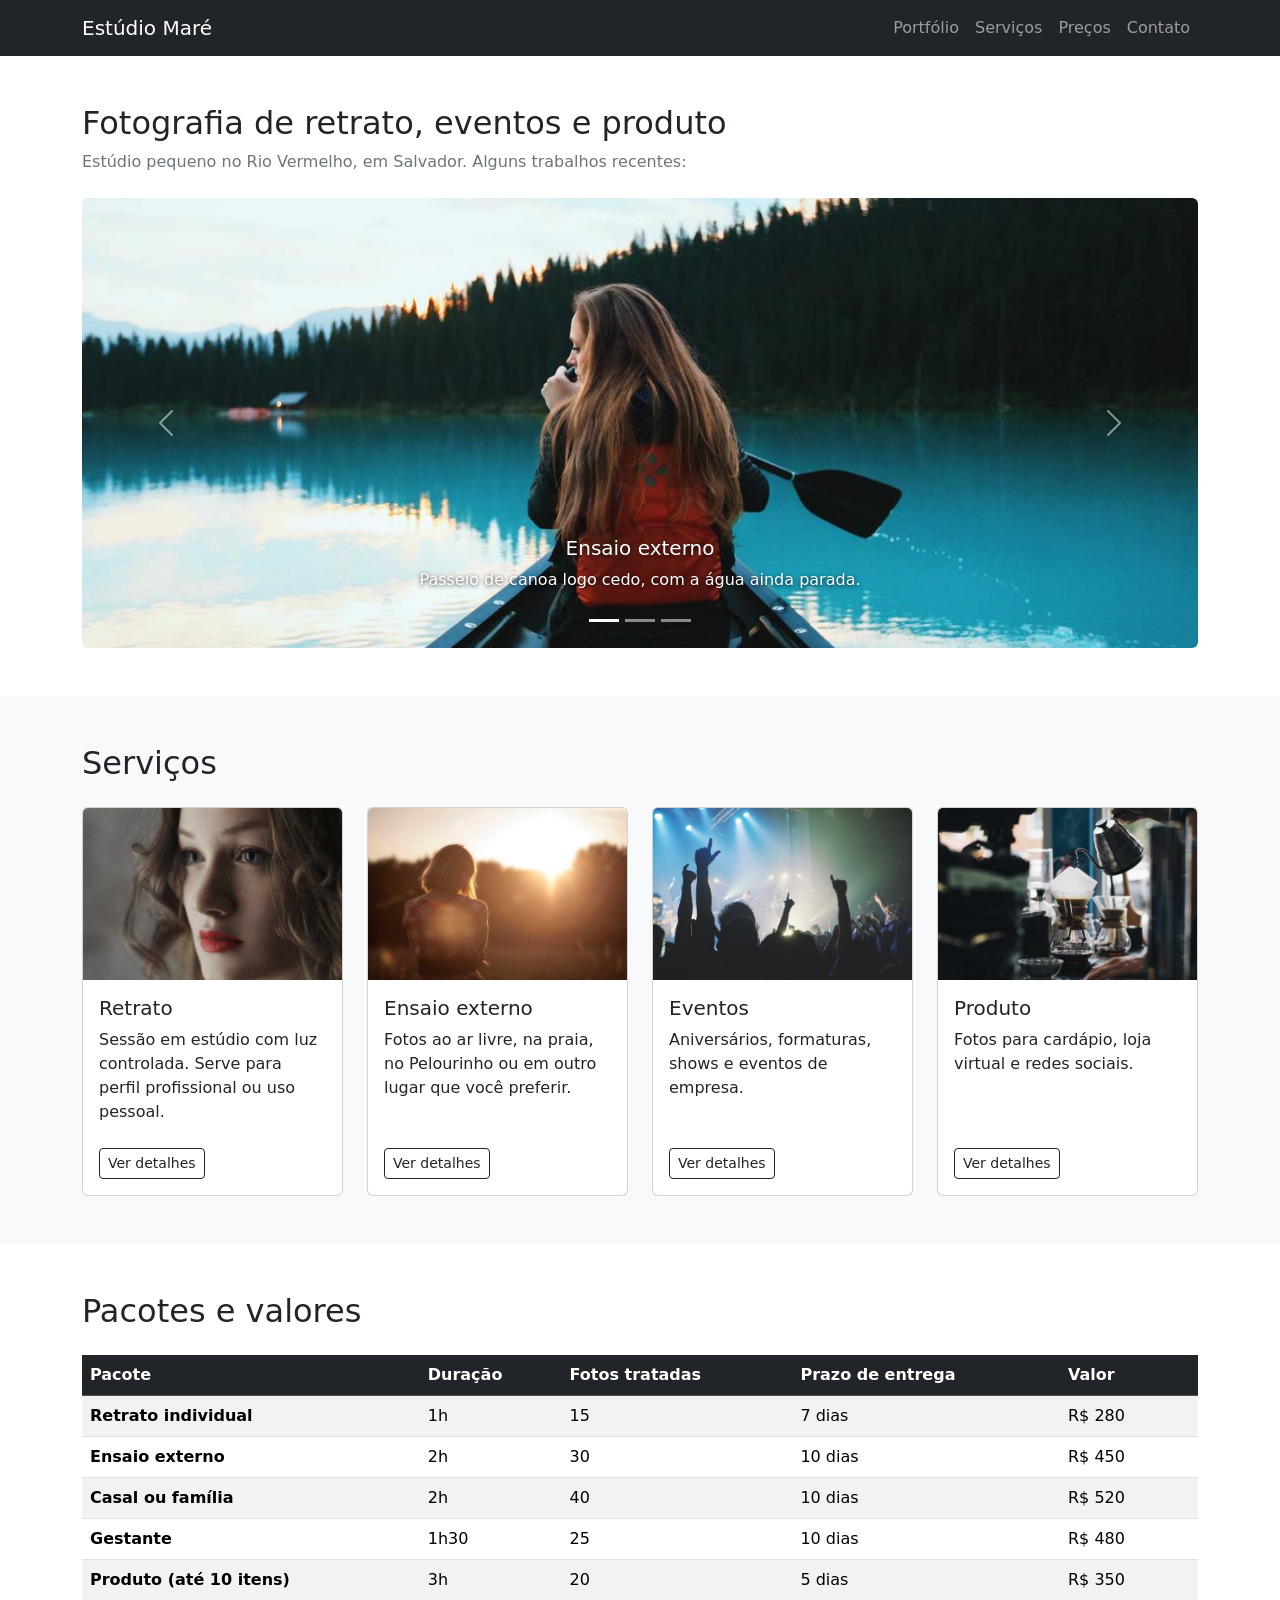
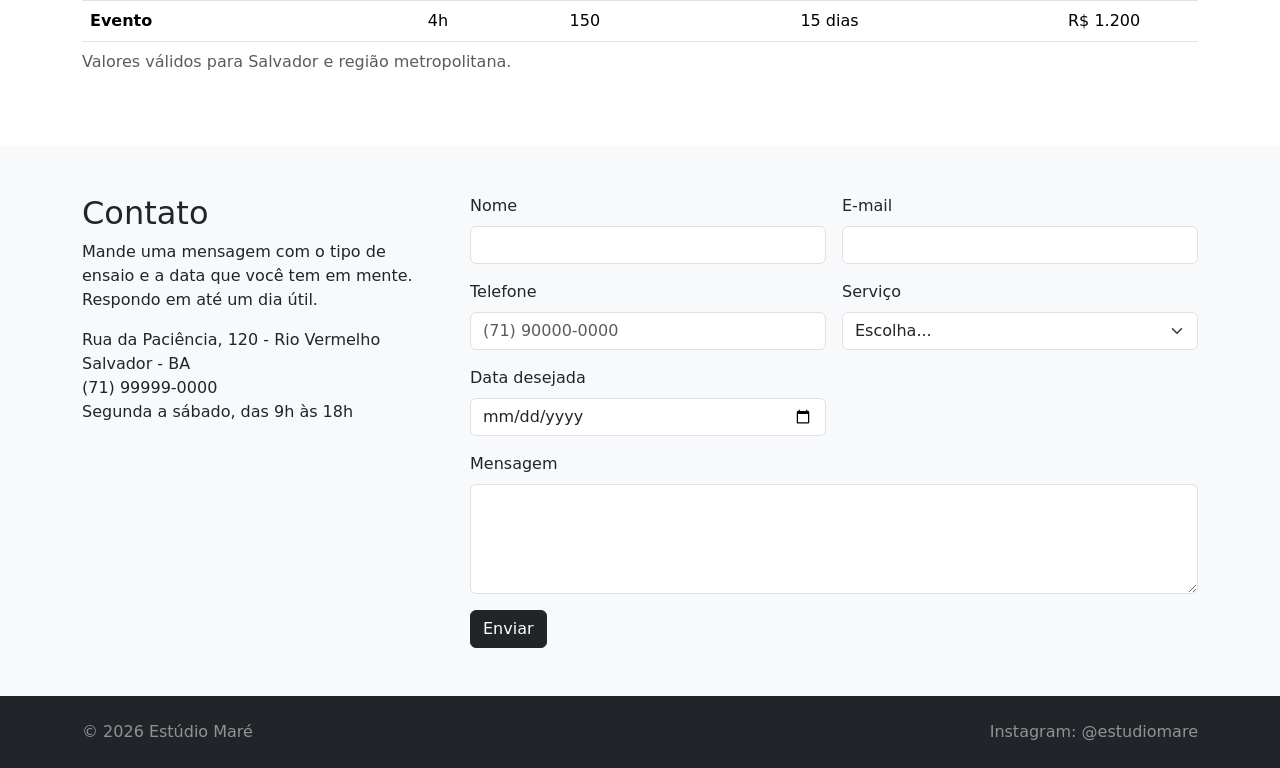
<file: bootstrap/index.html>
<!DOCTYPE html>
<html lang="pt-BR">
<head>
  <meta charset="UTF-8">
  <meta name="viewport" content="width=device-width, initial-scale=1">
  <title>Estúdio Maré | Fotografia</title>
  <link rel="stylesheet" href="https://cdn.jsdelivr.net/npm/bootstrap@5.3.3/dist/css/bootstrap.min.css">
  <link rel="stylesheet" href="style.css">
</head>
<body>
  <a class="visually-hidden-focusable" href="#conteudo">Pular para o conteúdo</a>

  <header>
    <nav class="navbar navbar-expand-lg bg-dark sticky-top" data-bs-theme="dark" aria-label="Menu principal">
      <div class="container">
        <a class="navbar-brand" href="#">Estúdio Maré</a>
        <button class="navbar-toggler" type="button" data-bs-toggle="collapse" data-bs-target="#menu"
                aria-controls="menu" aria-expanded="false" aria-label="Abrir menu">
          <span class="navbar-toggler-icon"></span>
        </button>
        <div class="collapse navbar-collapse" id="menu">
          <ul class="navbar-nav ms-auto">
            <li class="nav-item"><a class="nav-link" href="#portfolio">Portfólio</a></li>
            <li class="nav-item"><a class="nav-link" href="#servicos">Serviços</a></li>
            <li class="nav-item"><a class="nav-link" href="#precos">Preços</a></li>
            <li class="nav-item"><a class="nav-link" href="#contato">Contato</a></li>
          </ul>
        </div>
      </div>
    </nav>
  </header>

  <main id="conteudo">
    <section id="portfolio" class="container py-5">
      <h1 class="h2">Fotografia de retrato, eventos e produto</h1>
      <p class="text-secondary mb-4">Estúdio pequeno no Rio Vermelho, em Salvador. Alguns trabalhos recentes:</p>

      <div id="carrosselPortfolio" class="carousel slide" data-bs-ride="carousel">
        <div class="carousel-indicators">
          <button type="button" data-bs-target="#carrosselPortfolio" data-bs-slide-to="0" class="active" aria-current="true" aria-label="Foto 1"></button>
          <button type="button" data-bs-target="#carrosselPortfolio" data-bs-slide-to="1" aria-label="Foto 2"></button>
          <button type="button" data-bs-target="#carrosselPortfolio" data-bs-slide-to="2" aria-label="Foto 3"></button>
        </div>
        <div class="carousel-inner rounded">
          <div class="carousel-item active">
            <img src="img/lago.jpg" class="d-block w-100" alt="Mulher remando uma canoa em um lago cercado por pinheiros">
            <div class="carousel-caption d-none d-md-block">
              <h2 class="h5">Ensaio externo</h2>
              <p>Passeio de canoa logo cedo, com a água ainda parada.</p>
            </div>
          </div>
          <div class="carousel-item">
            <img src="img/falesias.jpg" class="d-block w-100" alt="Falésias à beira-mar vistas de cima">
            <div class="carousel-caption d-none d-md-block">
              <h2 class="h5">Paisagem</h2>
              <p>Litoral visto do mirante, fim de tarde.</p>
            </div>
          </div>
          <div class="carousel-item">
            <img src="img/rua.jpg" class="d-block w-100" alt="Jovem de mochila caminhando em uma rua movimentada">
            <div class="carousel-caption d-none d-md-block">
              <h2 class="h5">Fotografia de rua</h2>
              <p>Série feita em um mercado de bairro.</p>
            </div>
          </div>
        </div>
        <button class="carousel-control-prev" type="button" data-bs-target="#carrosselPortfolio" data-bs-slide="prev">
          <span class="carousel-control-prev-icon" aria-hidden="true"></span>
          <span class="visually-hidden">Anterior</span>
        </button>
        <button class="carousel-control-next" type="button" data-bs-target="#carrosselPortfolio" data-bs-slide="next">
          <span class="carousel-control-next-icon" aria-hidden="true"></span>
          <span class="visually-hidden">Próximo</span>
        </button>
      </div>
    </section>

    <section id="servicos" class="bg-body-tertiary py-5">
      <div class="container">
        <h2 class="mb-4">Serviços</h2>
        <div class="row row-cols-1 row-cols-sm-2 row-cols-lg-4 g-4">
          <div class="col">
            <article class="card h-100">
              <img src="img/retrato.jpg" class="card-img-top" alt="Retrato de mulher com batom vermelho">
              <div class="card-body">
                <h3 class="card-title h5">Retrato</h3>
                <p class="card-text">Sessão em estúdio com luz controlada. Serve para perfil profissional ou uso pessoal.</p>
              </div>
              <div class="card-footer bg-transparent border-0 pb-3">
                <button type="button" class="btn btn-outline-dark btn-sm" data-bs-toggle="modal" data-bs-target="#modalServico"
                        data-titulo="Retrato" data-descricao="Uma hora de sessão no estúdio, com até duas trocas de roupa. Você escolhe 15 fotos e recebe todas tratadas em até 7 dias.">
                  Ver detalhes
                </button>
              </div>
            </article>
          </div>
          <div class="col">
            <article class="card h-100">
              <img src="img/externo.jpg" class="card-img-top" alt="Pessoa de costas contra a luz do pôr do sol">
              <div class="card-body">
                <h3 class="card-title h5">Ensaio externo</h3>
                <p class="card-text">Fotos ao ar livre, na praia, no Pelourinho ou em outro lugar que você preferir.</p>
              </div>
              <div class="card-footer bg-transparent border-0 pb-3">
                <button type="button" class="btn btn-outline-dark btn-sm" data-bs-toggle="modal" data-bs-target="#modalServico"
                        data-titulo="Ensaio externo" data-descricao="Duas horas de ensaio no local combinado, de preferência no início da manhã ou no fim da tarde. São 30 fotos tratadas, entregues em até 10 dias.">
                  Ver detalhes
                </button>
              </div>
            </article>
          </div>
          <div class="col">
            <article class="card h-100">
              <img src="img/eventos.jpg" class="card-img-top" alt="Público com as mãos para cima em um show">
              <div class="card-body">
                <h3 class="card-title h5">Eventos</h3>
                <p class="card-text">Aniversários, formaturas, shows e eventos de empresa.</p>
              </div>
              <div class="card-footer bg-transparent border-0 pb-3">
                <button type="button" class="btn btn-outline-dark btn-sm" data-bs-toggle="modal" data-bs-target="#modalServico"
                        data-titulo="Eventos" data-descricao="Cobertura de até 4 horas com cerca de 150 fotos tratadas. Hora extra é cobrada à parte. Entrega por link em até 15 dias.">
                  Ver detalhes
                </button>
              </div>
            </article>
          </div>
          <div class="col">
            <article class="card h-100">
              <img src="img/produto.jpg" class="card-img-top" alt="Café sendo passado em coador de vidro">
              <div class="card-body">
                <h3 class="card-title h5">Produto</h3>
                <p class="card-text">Fotos para cardápio, loja virtual e redes sociais.</p>
              </div>
              <div class="card-footer bg-transparent border-0 pb-3">
                <button type="button" class="btn btn-outline-dark btn-sm" data-bs-toggle="modal" data-bs-target="#modalServico"
                        data-titulo="Produto" data-descricao="Até 10 produtos fotografados no estúdio, com fundo neutro ou ambientado. São 20 fotos tratadas, entregues em até 5 dias.">
                  Ver detalhes
                </button>
              </div>
            </article>
          </div>
        </div>
      </div>
    </section>

    <section id="precos" class="container py-5">
      <h2 class="mb-4">Pacotes e valores</h2>
      <div class="table-responsive">
        <table class="table table-striped table-hover align-middle">
          <caption>Valores válidos para Salvador e região metropolitana.</caption>
          <thead class="table-dark">
            <tr>
              <th scope="col">Pacote</th>
              <th scope="col">Duração</th>
              <th scope="col">Fotos tratadas</th>
              <th scope="col">Prazo de entrega</th>
              <th scope="col">Valor</th>
            </tr>
          </thead>
          <tbody>
            <tr>
              <th scope="row">Retrato individual</th>
              <td>1h</td>
              <td>15</td>
              <td>7 dias</td>
              <td>R$ 280</td>
            </tr>
            <tr>
              <th scope="row">Ensaio externo</th>
              <td>2h</td>
              <td>30</td>
              <td>10 dias</td>
              <td>R$ 450</td>
            </tr>
            <tr>
              <th scope="row">Casal ou família</th>
              <td>2h</td>
              <td>40</td>
              <td>10 dias</td>
              <td>R$ 520</td>
            </tr>
            <tr>
              <th scope="row">Gestante</th>
              <td>1h30</td>
              <td>25</td>
              <td>10 dias</td>
              <td>R$ 480</td>
            </tr>
            <tr>
              <th scope="row">Produto (até 10 itens)</th>
              <td>3h</td>
              <td>20</td>
              <td>5 dias</td>
              <td>R$ 350</td>
            </tr>
            <tr>
              <th scope="row">Evento</th>
              <td>4h</td>
              <td>150</td>
              <td>15 dias</td>
              <td>R$ 1.200</td>
            </tr>
          </tbody>
        </table>
      </div>
    </section>

    <section id="contato" class="bg-body-tertiary py-5">
      <div class="container">
        <div class="row g-5">
          <div class="col-lg-4">
            <h2>Contato</h2>
            <p>Mande uma mensagem com o tipo de ensaio e a data que você tem em mente. Respondo em até um dia útil.</p>
            <address class="mb-0">
              Rua da Paciência, 120 - Rio Vermelho<br>
              Salvador - BA<br>
              (71) 99999-0000<br>
              Segunda a sábado, das 9h às 18h
            </address>
          </div>

          <div class="col-lg-8">
            <div id="msgEnviado" class="alert alert-success d-none" role="status">
              Mensagem enviada! Logo entro em contato.
            </div>
            <form id="formContato" class="row g-3">
              <div class="col-md-6">
                <label for="nome" class="form-label">Nome</label>
                <input type="text" class="form-control" id="nome" name="nome" required minlength="3">
              </div>
              <div class="col-md-6">
                <label for="email" class="form-label">E-mail</label>
                <input type="email" class="form-control" id="email" name="email" required>
              </div>
              <div class="col-md-6">
                <label for="telefone" class="form-label">Telefone</label>
                <input type="tel" class="form-control" id="telefone" name="telefone" placeholder="(71) 90000-0000">
              </div>
              <div class="col-md-6">
                <label for="servico" class="form-label">Serviço</label>
                <select class="form-select" id="servico" name="servico" required>
                  <option value="">Escolha...</option>
                  <option>Retrato</option>
                  <option>Ensaio externo</option>
                  <option>Eventos</option>
                  <option>Produto</option>
                </select>
              </div>
              <div class="col-md-6">
                <label for="data" class="form-label">Data desejada</label>
                <input type="date" class="form-control" id="data" name="data">
              </div>
              <div class="col-12">
                <label for="mensagem" class="form-label">Mensagem</label>
                <textarea class="form-control" id="mensagem" name="mensagem" rows="4" required></textarea>
              </div>
              <div class="col-12">
                <button type="submit" class="btn btn-dark">Enviar</button>
              </div>
            </form>
          </div>
        </div>
      </div>
    </section>
  </main>

  <div class="modal fade" id="modalServico" tabindex="-1" aria-labelledby="modalServicoTitulo" aria-hidden="true">
    <div class="modal-dialog modal-dialog-centered">
      <div class="modal-content">
        <div class="modal-header">
          <h2 class="modal-title fs-5" id="modalServicoTitulo">Serviço</h2>
          <button type="button" class="btn-close" data-bs-dismiss="modal" aria-label="Fechar"></button>
        </div>
        <div class="modal-body">
          <p class="mb-0"></p>
        </div>
        <div class="modal-footer">
          <button type="button" class="btn btn-outline-secondary" data-bs-dismiss="modal">Fechar</button>
          <button type="button" class="btn btn-dark" id="btnAgendar" data-bs-dismiss="modal">Quero agendar</button>
        </div>
      </div>
    </div>
  </div>

  <footer class="bg-dark text-white-50 py-4">
    <div class="container d-flex flex-column flex-md-row justify-content-between gap-2">
      <p class="mb-0">&copy; 2026 Estúdio Maré</p>
      <p class="mb-0">Instagram: @estudiomare</p>
    </div>
  </footer>

  <script src="https://cdn.jsdelivr.net/npm/bootstrap@5.3.3/dist/js/bootstrap.bundle.min.js"></script>
  <script src="script.js"></script>
</body>
</html>
</file>
<file: bootstrap/style.css>
section {
  scroll-margin-top: 56px;
}

.carousel-item img {
  height: 450px;
  object-fit: cover;
}

@media (max-width: 576px) {
  .carousel-item img {
    height: 240px;
  }
}

.carousel-caption {
  text-shadow: 0 1px 4px rgba(0, 0, 0, 0.8);
}
</file>
